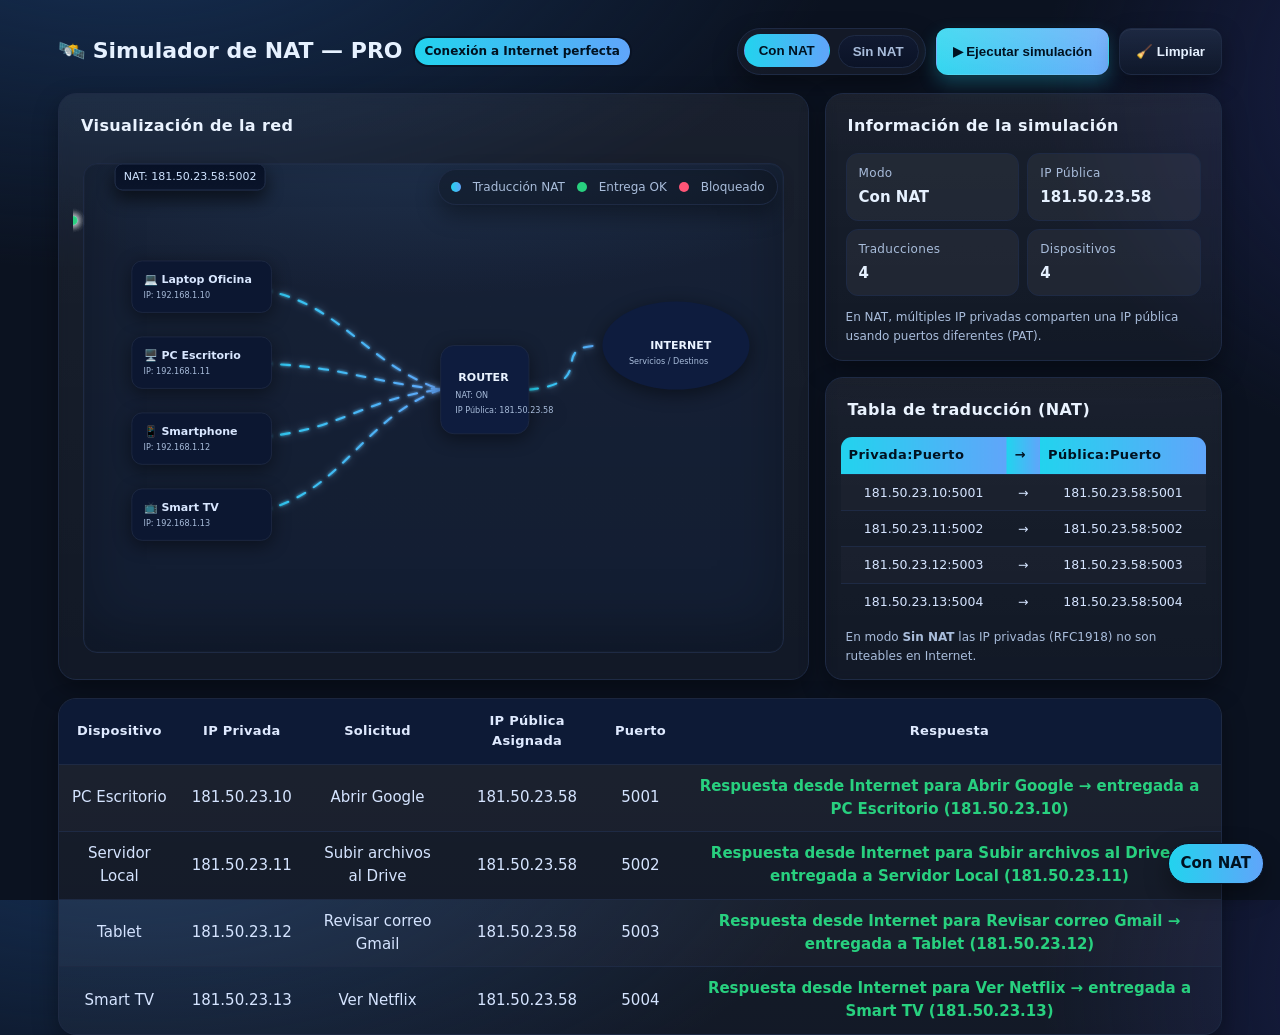
<file: index.html>
<!DOCTYPE html>
<html lang="es">
<head>
  <meta charset="UTF-8" />
  <title>Simulador NAT — PRO </title>
  <meta name="viewport" content="width=device-width, initial-scale=1" />
  <meta name="description" content="Simulador interactivo de NAT (Network Address Translation) con visualización en tiempo real" />
  <meta name="keywords" content="NAT, Network Address Translation, simulador, red, internet, router" />
  <link rel="stylesheet" href="styles.css" />
</head>
<body data-mode="nat">
  <div class="container">
    <header class="toolbar" role="banner">
      <div class="title">
        <span style="font-size: var(--font-size-xxl)">🛰️ Simulador de NAT — PRO</span>
        <span class="pill">Conexión a Internet perfecta</span>
      </div>
      <div class="actions">
        <div class="mode-switch" role="tablist" aria-label="Seleccionar modo de simulación">
          <button id="btnNat" class="mode-btn active" role="tab" aria-selected="true" aria-controls="simulation-content">
            Con NAT
          </button>
          <button id="btnNoNat" class="mode-btn" role="tab" aria-selected="false" aria-controls="simulation-content">
            Sin NAT
          </button>
        </div>
        <button id="btnSim" class="btn primary" aria-describedby="sim-description">
          ▶ Ejecutar simulación
        </button>
        <button id="btnClear" class="btn" aria-describedby="clear-description">
          🧹 Limpiar
        </button>
      </div>
    </header>

    <main class="grid" id="simulation-content">
      <section class="card" aria-labelledby="vizTitle">
        <h3 id="vizTitle">Visualización de la red</h3>
        <div class="viz-wrap" id="viz" role="img" aria-label="Topología de red con dispositivos, router e Internet">
          <div class="viz-bg"></div>
          <div class="viz-grid"></div>
          <div class="legend" role="list" aria-label="Leyenda de estados">
            <div class="dot t" role="listitem"></div>
            <span>Traducción NAT</span>
            <div class="dot ok" role="listitem"></div>
            <span>Entrega OK</span>
            <div class="dot bad" role="listitem"></div>
            <span>Bloqueado</span>
          </div>

          <svg viewBox="0 0 980 510" xmlns="http://www.w3.org/2000/svg" aria-label="Topología de red">
            <defs>
              <linearGradient id="gradAccent" x1="0%" y1="0%" x2="100%" y2="0%">
                <stop offset="0%" stop-color="var(--accent)"/>
                <stop offset="100%" stop-color="var(--accent-2)"/>
              </linearGradient>
              <filter id="glowAccent" x="-50%" y="-50%" width="200%" height="200%">
                <feGaussianBlur stdDeviation="2.2" result="coloredBlur"/>
                <feMerge>
                  <feMergeNode in="coloredBlur"/>
                  <feMergeNode in="SourceGraphic"/>
                </feMerge>
              </filter>
            </defs>

            <g id="paths">
              <path id="p1" class="link" d="M 180 120 C 280 150 420 200 500 210" aria-label="Conexión dispositivo 1 a router"/>
              <path id="p2" class="link" d="M 160 220 C 280 210 420 210  500 210" aria-label="Conexión dispositivo 2 a router"/>
              <path id="p3" class="link" d="M 180 320 C 280 260 420 220  500 210" aria-label="Conexión dispositivo 3 a router"/>
              <path id="p4" class="link" d="M 160 400 C 280 300 420 230  500 210" aria-label="Conexión dispositivo 4 a router"/>
              <path id="pr" class="link" d="M 560 210 C 690 200 740 210  820 210" aria-label="Conexión router a Internet"/>
            </g>

            <g id="dev1" class="node" transform="translate(80,80)" role="group" aria-label="Laptop Oficina">
              <rect rx="14" ry="14" width="190" height="70"/>
              <text class="label" x="16" y="30" data-max="158">💻 Laptop Oficina</text>
              <text class="sub" x="16" y="50" id="dev1Ip">IP: –</text>
            </g>
            <g id="dev2" class="node" transform="translate(80,170)" role="group" aria-label="PC Escritorio">
              <rect rx="14" ry="14" width="190" height="70"/>
              <text class="label" x="16" y="30" data-max="158">🖥️ PC Escritorio</text>
              <text class="sub" x="16" y="50" id="dev2Ip">IP: –</text>
            </g>
            <g id="dev3" class="node" transform="translate(80,260)" role="group" aria-label="Smartphone">
              <rect rx="14" ry="14" width="190" height="70"/>
              <text class="label" x="16" y="30" data-max="158">📱 Smartphone</text>
              <text class="sub" x="16" y="50" id="dev3Ip">IP: –</text>
            </g>
            <g id="dev4" class="node" transform="translate(80,350)" role="group" aria-label="Smart TV">
              <rect rx="14" ry="14" width="190" height="70"/>
              <text class="label" x="16" y="30" data-max="158">📺 Smart TV</text>
              <text class="sub" x="16" y="50" id="dev4Ip">IP: –</text>
            </g>

            <g id="router" class="node router" transform="translate(500,170)" role="group" aria-label="Router con NAT">
              <rect rx="18" ry="18" width="120" height="120"/>
              <text class="label" x="24" y="48">ROUTER</text>
              <text class="sub" x="20" y="72" id="routerNat">NAT: ON</text>
              <text class="sub" x="20" y="92" id="routerPub">IP Pública: –</text>
            </g>

            <g id="internet" class="node internet" transform="translate(820,170)" role="group" aria-label="Internet y servicios">
              <ellipse rx="100" ry="60"/>
              <text class="label" x="-35" y="5">INTERNET</text>
              <text class="sub" x="-64" y="25">Servicios / Destinos</text>
            </g>
          </svg>
        </div>
      </section>

      <aside class="stack">
        <section class="card" aria-labelledby="infoTitle">
          <h3 id="infoTitle">Información de la simulación</h3>
          <div class="kv">
            <div class="item">
              <span class="k">Modo</span>
              <span class="v" id="kvModo">Con NAT</span>
            </div>
            <div class="item">
              <span class="k">IP Pública</span>
              <span class="v" id="kvPub">–</span>
            </div>
            <div class="item">
              <span class="k">Traducciones</span>
              <span class="v" id="kvPairs">0</span>
            </div>
            <div class="item">
              <span class="k">Dispositivos</span>
              <span class="v" id="kvDevs">0</span>
            </div>
          </div>
          <p class="hint" id="kvHint">
            En NAT, múltiples IP privadas comparten una IP pública usando puertos diferentes (PAT).
          </p>
        </section>

        <section class="card" aria-labelledby="natTableTitle">
          <h3 id="natTableTitle">Tabla de traducción (NAT)</h3>
          <table class="mini-table" id="natTable" role="table" aria-label="Tabla de traducciones NAT">
            <thead>
              <tr>
                <th scope="col">Privada:Puerto</th>
                <th scope="col">→</th>
                <th scope="col">Pública:Puerto</th>
              </tr>
            </thead>
            <tbody>
              <tr>
                <td colspan="3" style="color: var(--muted); padding: 12px">
                  Sin datos aún
                </td>
              </tr>
            </tbody>
          </table>
          <p class="hint">
            En modo <b>Sin NAT</b> las IP privadas (RFC1918) no son ruteables en Internet.
          </p>
        </section>
      </aside>
    </main>

    <section class="table-wrap" aria-labelledby="tblTitle">
      <h3 id="tblTitle" class="sr-only">Resultados de la simulación</h3>
      <table id="tabla" role="table" aria-label="Resultados detallados de la simulación">
        <thead>
          <tr>
            <th scope="col">Dispositivo</th>
            <th scope="col">IP Privada</th>
            <th scope="col">Solicitud</th>
            <th scope="col">IP Pública Asignada</th>
            <th scope="col">Puerto</th>
            <th scope="col">Respuesta</th>
          </tr>
        </thead>
        <tbody></tbody>
      </table>
    </section>

    <div class="mode-badge" id="modeBadge" role="status" aria-live="polite">Con NAT</div>
  </div>

  <div class="sr-only">
    <div id="sim-description">Ejecuta una nueva simulación con los dispositivos seleccionados</div>
    <div id="clear-description">Limpia todos los resultados y reinicia la simulación</div>
  </div>

  <script type="module" src="main.js"></script>
</body>
</html>
</file>
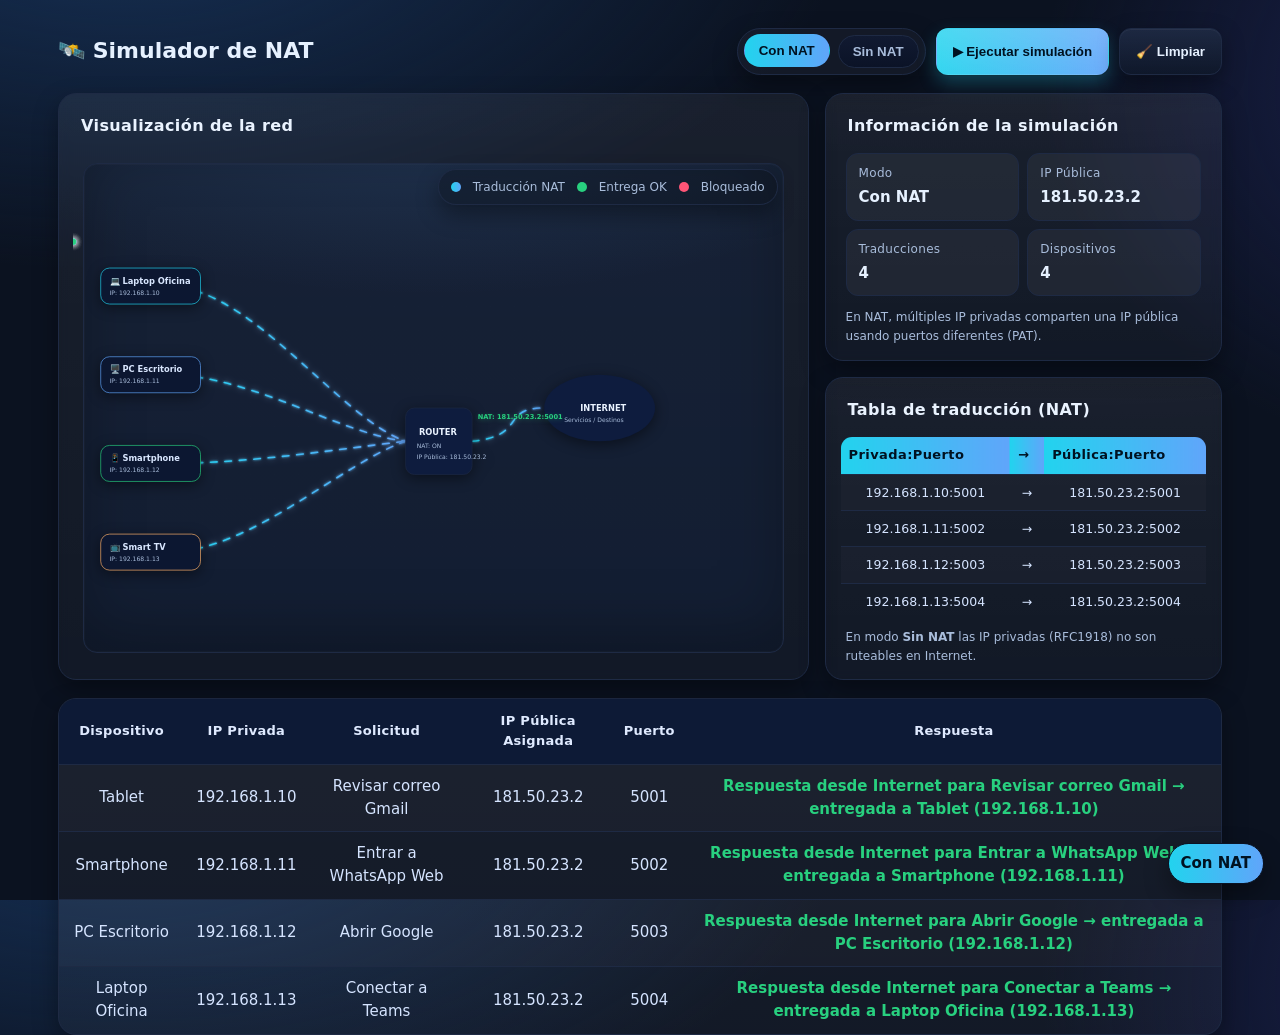
<file: NAT/index.html>
<!DOCTYPE html>
<html lang="es">
<head>
  <meta charset="UTF-8" />
  <title>Simulador NAT</title>
  <meta name="viewport" content="width=device-width, initial-scale=1" />
  <link rel="stylesheet" href="styles.css" />
</head>
<body data-mode="nat">
  <div class="container">
    <header class="toolbar" role="banner">
      <div class="title">
        <span style="font-size: var(--font-size-xxl)">🛰️ Simulador de NAT</span>
      </div>
      <div class="actions">
        <div class="mode-switch">
          <button id="btnNat" class="mode-btn active">
            Con NAT
          </button>
          <button id="btnNoNat" class="mode-btn">
            Sin NAT
          </button>
        </div>
        <button id="btnSim" class="btn primary">
          ▶ Ejecutar simulación
        </button>
        <button id="btnClear" class="btn">
          🧹 Limpiar
        </button>
      </div>
    </header>

    <main class="grid" id="simulation-content">
      <section class="card" aria-labelledby="vizTitle">
        <h3 id="vizTitle">Visualización de la red</h3>
        <div class="viz-wrap" id="viz" role="img" aria-label="Topología de red con dispositivos, router e Internet">
          <div class="viz-bg"></div>
          <div class="viz-grid"></div>
          <div class="legend" role="list" aria-label="Leyenda de estados">
            <div class="dot t" role="listitem"></div>
            <span>Traducción NAT</span>
            <div class="dot ok" role="listitem"></div>
            <span>Entrega OK</span>
            <div class="dot bad" role="listitem"></div>
            <span>Bloqueado</span>
          </div>

          <svg viewBox="0 0 1300 600" xmlns="http://www.w3.org/2000/svg" aria-label="Topología de red">
            <defs>
              <linearGradient id="gradAccent" x1="0%" y1="0%" x2="100%" y2="0%">
                <stop offset="0%" stop-color="var(--accent)"/>
                <stop offset="100%" stop-color="var(--accent-2)"/>
              </linearGradient>
              <filter id="glowAccent" x="-50%" y="-50%" width="200%" height="200%">
                <feGaussianBlur stdDeviation="2.2" result="coloredBlur"/>
                <feMerge>
                  <feMergeNode in="coloredBlur"/>
                  <feMergeNode in="SourceGraphic"/>
                </feMerge>
              </filter>
            </defs>

            <g id="paths">
              <!-- Rutas desde dispositivos al router -->
              <path id="p1" class="link" d="M 230 112 C 350 150 450 200 600 300" aria-label="Conexión dispositivo 1 a router"/>
              <path id="p2" class="link" d="M 230 192 C 350 220 450 250 600 300" aria-label="Conexión dispositivo 2 a router"/>
              <path id="p3" class="link" d="M 230 272 C 350 280 450 280 600 300" aria-label="Conexión dispositivo 3 a router"/>
              <path id="p4" class="link" d="M 230 352 C 350 340 450 320 600 300" aria-label="Conexión dispositivo 4 a router"/>
              <path id="p5" class="link" d="M 230 432 C 350 380 450 340 600 300" aria-label="Conexión dispositivo 5 a router"/>
              <path id="p6" class="link" d="M 230 512 C 350 420 450 360 600 300" aria-label="Conexión dispositivo 6 a router"/>
              <path id="p7" class="link" d="M 230 592 C 350 460 450 380 600 300" aria-label="Conexión dispositivo 7 a router"/>
              <!-- Ruta del router a Internet -->
              <path id="pr" class="link" d="M 720 300 C 800 300 850 300 950 300" aria-label="Conexión router a Internet"/>
            </g>

            <!-- Columna Izquierda - Dispositivos 1-4 -->
            <g id="dev1" class="node" transform="translate(50,80)" role="group" aria-label="Laptop Oficina">
              <rect rx="14" ry="14" width="180" height="65"/>
              <text class="label" x="16" y="28" data-max="148">💻 Laptop Oficina</text>
              <text class="sub" x="16" y="48" id="dev1Ip">IP: –</text>
            </g>
            <g id="dev2" class="node" transform="translate(50,160)" role="group" aria-label="PC Escritorio">
              <rect rx="14" ry="14" width="180" height="65"/>
              <text class="label" x="16" y="28" data-max="148">🖥️ PC Escritorio</text>
              <text class="sub" x="16" y="48" id="dev2Ip">IP: –</text>
            </g>
            <g id="dev3" class="node" transform="translate(50,240)" role="group" aria-label="Smartphone">
              <rect rx="14" ry="14" width="180" height="65"/>
              <text class="label" x="16" y="28" data-max="148">📱 Smartphone</text>
              <text class="sub" x="16" y="48" id="dev3Ip">IP: –</text>
            </g>
            <g id="dev4" class="node" transform="translate(50,320)" role="group" aria-label="Smart TV">
              <rect rx="14" ry="14" width="180" height="65"/>
              <text class="label" x="16" y="28" data-max="148">📺 Smart TV</text>
              <text class="sub" x="16" y="48" id="dev4Ip">IP: –</text>
            </g>
            <!-- Columna Derecha - Dispositivos 5-7 -->
            <g id="dev5" class="node" transform="translate(50,400)" role="group" aria-label="Impresora WiFi">
              <rect rx="14" ry="14" width="180" height="65"/>
              <text class="label" x="16" y="28" data-max="148">🖨️ Impresora WiFi</text>
              <text class="sub" x="16" y="48" id="dev5Ip">IP: –</text>
            </g>
            <g id="dev6" class="node" transform="translate(50,480)" role="group" aria-label="Tablet">
              <rect rx="14" ry="14" width="180" height="65"/>
              <text class="label" x="16" y="28" data-max="148">📱 Tablet</text>
              <text class="sub" x="16" y="48" id="dev6Ip">IP: –</text>
            </g>
            <g id="dev7" class="node" transform="translate(50,560)" role="group" aria-label="Servidor Local">
              <rect rx="14" ry="14" width="180" height="65"/>
              <text class="label" x="16" y="28" data-max="148">🖥️ Servidor Local</text>
              <text class="sub" x="16" y="48" id="dev7Ip">IP: –</text>
            </g>

            <g id="router" class="node router" transform="translate(600,300)" role="group" aria-label="Router con NAT">
              <rect rx="18" ry="18" width="120" height="120"/>
              <text class="label" x="24" y="48">ROUTER</text>
              <text class="sub" x="20" y="72" id="routerNat">NAT: ON</text>
              <text class="sub" x="20" y="92" id="routerPub">IP Pública: –</text>
            </g>

            <g id="internet" class="node internet" transform="translate(950,300)" role="group" aria-label="Internet y servicios">
              <ellipse rx="100" ry="60"/>
              <text class="label" x="-35" y="5">INTERNET</text>
              <text class="sub" x="-64" y="25">Servicios / Destinos</text>
            </g>
          </svg>
        </div>
      </section>

      <aside class="stack">
        <section class="card" aria-labelledby="infoTitle">
          <h3 id="infoTitle">Información de la simulación</h3>
          <div class="kv">
            <div class="item">
              <span class="k">Modo</span>
              <span class="v" id="kvModo">Con NAT</span>
            </div>
            <div class="item">
              <span class="k">IP Pública</span>
              <span class="v" id="kvPub">–</span>
            </div>
            <div class="item">
              <span class="k">Traducciones</span>
              <span class="v" id="kvPairs">0</span>
            </div>
            <div class="item">
              <span class="k">Dispositivos</span>
              <span class="v" id="kvDevs">0</span>
            </div>
          </div>
          <p class="hint" id="kvHint">
            En NAT, múltiples IP privadas comparten una IP pública usando puertos diferentes (PAT).
          </p>
        </section>

        <section class="card" aria-labelledby="natTableTitle">
          <h3 id="natTableTitle">Tabla de traducción (NAT)</h3>
          <table class="mini-table" id="natTable" role="table" aria-label="Tabla de traducciones NAT">
            <thead>
              <tr>
                <th scope="col">Privada:Puerto</th>
                <th scope="col">→</th>
                <th scope="col">Pública:Puerto</th>
              </tr>
            </thead>
            <tbody>
              <tr>
                <td colspan="3" style="color: var(--muted); padding: 12px">
                  Sin datos aún
                </td>
              </tr>
            </tbody>
          </table>
          <p class="hint">
            En modo <b>Sin NAT</b> las IP privadas (RFC1918) no son ruteables en Internet.
          </p>
        </section>
      </aside>
    </main>

    <section class="table-wrap" aria-labelledby="tblTitle">
      <h3 id="tblTitle" class="sr-only">Resultados de la simulación</h3>
      <table id="tabla" role="table" aria-label="Resultados detallados de la simulación">
        <thead>
          <tr>
            <th scope="col">Dispositivo</th>
            <th scope="col">IP Privada</th>
            <th scope="col">Solicitud</th>
            <th scope="col">IP Pública Asignada</th>
            <th scope="col">Puerto</th>
            <th scope="col">Respuesta</th>
          </tr>
        </thead>
        <tbody></tbody>
      </table>
    </section>

    <div class="mode-badge" id="modeBadge" role="status" aria-live="polite">Con NAT</div>
  </div>


  <script type="module" src="main.js"></script>
</body>
</html>
</file>
<file: styles.css>
:root {
  --bg: #0b1220;
  --bg2: #0f1a2f;
  --border: #1e2a44;
  --text: #e6f1ff;
  --muted: #a9bddb;
  --accent: #22d3ee;
  --accent-2: #60a5fa;
  --ok: #28d07f;
  --bad: #ff5577;
  --warn: #ffb36b;
  
  --radius: 18px;
  --shadow: 0 10px 25px rgba(0,0,0,.35);
  --grid: linear-gradient(transparent 23px, rgba(255,255,255,.03) 24px),
          linear-gradient(90deg, transparent 23px, rgba(255,255,255,.03) 24px);
  
  --spacing-xs: 4px;
  --spacing-sm: 8px;
  --spacing-md: 12px;
  --spacing-lg: 16px;
  --spacing-xl: 18px;
  --spacing-xxl: 28px;
  
  --font-size-xs: 11px;
  --font-size-sm: 12px;
  --font-size-md: 13px;
  --font-size-base: 15px;
  --font-size-lg: 16px;
  --font-size-xl: 20px;
  --font-size-xxl: 22px;
  
  --transition-fast: 0.12s;
  --transition-normal: 0.2s;
  --transition-slow: 0.35s;
}

body[data-mode="no-nat"] {
  --accent: #ff5577;
  --accent-2: #ffb36b;
}

* {
  box-sizing: border-box;
}

html, body {
  height: 100%;
}

body {
  margin: 0;
  color: var(--text);
  background:
    radial-gradient(1200px 600px at 10% -10%, #163055 0%, transparent 60%),
    radial-gradient(900px 700px at 120% 10%, #1b2150 0%, transparent 55%),
    var(--bg);
  font: var(--font-size-base)/1.55 system-ui, -apple-system, Segoe UI, Roboto, "Helvetica Neue", Arial;
  -webkit-font-smoothing: antialiased;
  -moz-osx-font-smoothing: grayscale;
}

.container {
  max-width: 1200px;
  margin: var(--spacing-xxl) auto;
  padding: 0 var(--spacing-xl);
}

.grid {
  display: grid;
  grid-template-columns: 1.7fr 0.9fr;
  gap: var(--spacing-lg);
}

@media (max-width: 980px) {
  .grid {
    grid-template-columns: 1fr;
  }
}

::-webkit-scrollbar {
  height: 10px;
  width: 10px;
}

::-webkit-scrollbar-thumb {
  background: linear-gradient(180deg, var(--accent), var(--accent-2));
  border-radius: 999px;
}

::-webkit-scrollbar-track {
  background: #0c1326;
}

.toolbar {
  display: flex;
  gap: var(--spacing-md);
  align-items: center;
  justify-content: space-between;
  margin-bottom: var(--spacing-xl);
}

.title {
  display: flex;
  align-items: center;
  gap: var(--spacing-md);
  font-size: var(--font-size-xl);
  font-weight: 800;
}

.pill {
  font-size: var(--font-size-sm);
  padding: var(--spacing-xs) 10px;
  border-radius: 999px;
  background: linear-gradient(90deg, var(--accent), var(--accent-2));
  color: #001221;
  font-weight: 900;
  box-shadow: 0 0 0 2px #0a1324;
}

.actions {
  display: flex;
  gap: 10px;
}

.mode-switch {
  display: flex;
  gap: var(--spacing-sm);
  background: rgba(255,255,255,.03);
  padding: 6px;
  border: 1px solid var(--border);
  border-radius: 999px;
  box-shadow: var(--shadow);
}

.mode-btn {
  border: 1px solid var(--border);
  background: linear-gradient(180deg, #111a31, #0b1327);
  color: var(--muted);
  padding: var(--spacing-sm) 14px;
  border-radius: 999px;
  cursor: pointer;
  transition: var(--transition-normal);
  font-weight: 800;
}

.mode-btn:hover {
  filter: brightness(1.08);
}

.mode-btn:focus-visible {
  outline: 2px solid var(--accent);
  outline-offset: 2px;
}

.mode-btn.active {
  color: #001221;
  background: linear-gradient(90deg, var(--accent), var(--accent-2));
  border-color: transparent;
  transform: translateY(-1px);
}

.btn {
  --glow: inset 0 1px 0 rgba(255,255,255,.05), 0 8px 22px rgba(0,0,0,.35);
  border: 1px solid var(--border);
  color: var(--text);
  background:
    linear-gradient(180deg, rgba(255,255,255,.06), rgba(255,255,255,.02)),
    linear-gradient(180deg, #0f1b36, #0a1326);
  padding: 10px var(--spacing-lg);
  border-radius: var(--spacing-md);
  cursor: pointer;
  font-weight: 800;
  box-shadow: var(--glow);
  transition: transform var(--transition-fast), box-shadow var(--transition-normal), filter var(--transition-normal);
}

.btn:hover {
  transform: translateY(-1px);
  filter: brightness(1.06);
}

.btn:active {
  transform: translateY(0);
}

.btn:focus-visible {
  outline: 2px solid var(--accent);
  outline-offset: 2px;
}

.btn.primary {
  background:
    linear-gradient(180deg, rgba(255,255,255,.18), rgba(255,255,255,.08)),
    linear-gradient(90deg, var(--accent), var(--accent-2));
  color: #001221;
  border-color: transparent;
  box-shadow: 0 8px 18px rgba(34,211,238,.25), 0 0 0 1px rgba(0,0,0,.3);
}

.card {
  position: relative;
  overflow: hidden;
  background:
    linear-gradient(180deg, rgba(255,255,255,.06), rgba(255,255,255,.03));
  border: 1px solid var(--border);
  border-radius: var(--radius);
  padding: 14px;
  backdrop-filter: blur(6px);
  box-shadow: var(--shadow);
}

.card::after {
  content: "";
  position: absolute;
  inset: 0;
  background: radial-gradient(1200px 260px at 50% -35%, rgba(255,255,255,.045), transparent 60%);
  pointer-events: none;
}

.card h3 {
  margin: 6px var(--spacing-sm) 14px;
  font-size: var(--font-size-lg);
  letter-spacing: .4px;
  color: #eaf3ff;
}

.stack {
  display: flex;
  flex-direction: column;
  gap: var(--spacing-lg);
}

.viz-wrap {
  position: relative;
  height: 510px;
  border-radius: 14px;
  overflow: hidden;
}

.viz-bg {
  position: absolute;
  inset: 10px;
  border-radius: 14px;
  border: 1px solid var(--border);
  background:
    radial-gradient(800px 300px at 50% -10%, rgba(96,165,250,.14), transparent 60%),
    linear-gradient(180deg, rgba(255,255,255,.03), rgba(255,255,255,.015)),
    var(--bg2);
  box-shadow: inset 0 0 0 1px rgba(255,255,255,.02), inset 0 -20px 60px rgba(0,0,0,.25);
}

.viz-grid {
  position: absolute;
  inset: 10px;
  background-size: 24px 24px;
  background-image: var(--grid);
  opacity: .25;
  border-radius: 14px;
  animation: panGrid 14s linear infinite;
}

@keyframes panGrid {
  0% { background-position: 0 0, 0 0; }
  100% { background-position: 240px 240px, 240px 240px; }
}

.legend {
  position: absolute;
  top: var(--spacing-lg);
  right: var(--spacing-lg);
  display: flex;
  gap: var(--spacing-md);
  align-items: center;
  background: rgba(0,0,0,.25);
  border: 1px solid var(--border);
  border-radius: 999px;
  padding: var(--spacing-sm) var(--spacing-md);
  font-size: var(--font-size-sm);
  color: var(--muted);
  z-index: 3;
  box-shadow: 0 10px 22px rgba(0,0,0,.35);
}

.legend .dot {
  width: 10px;
  height: 10px;
  border-radius: 50%;
}

.legend .t {
  background: linear-gradient(90deg, var(--accent), var(--accent-2));
}

.legend .ok {
  background: var(--ok);
}

.legend .bad {
  background: var(--bad);
}

svg {
  position: relative;
  width: 100%;
  height: 100%;
  display: block;
}

.node {
  filter: drop-shadow(0 6px 12px rgba(0,0,0,.45));
  transition: transform .15s;
}

.node:hover {
  transform: translateY(-1px);
}

.node rect, .node ellipse {
  fill: #0c1731;
  stroke: var(--border);
  stroke-width: 1.2;
}

.node .label {
  fill: #d9e7ff;
  font-weight: 800;
  pointer-events: none;
}

.node .sub {
  fill: var(--muted);
  font-size: var(--font-size-xs);
  pointer-events: none;
}

.router rect, .internet ellipse {
  fill: #0e1c3e;
}

.router .label, .internet .label {
  fill: #eaf3ff;
  font-weight: 900;
}

.internet ellipse {
  stroke: linear-gradient(90deg, var(--accent), var(--accent-2));
  stroke-width: 1.2;
}

.pulse {
  animation: pulseShadow 1.05s ease-out 1;
}

@keyframes pulseShadow {
  0% { filter: drop-shadow(0 0 0 rgba(34,211,238,0)); }
  50% { filter: drop-shadow(0 0 18px rgba(34,211,238,.8)); }
  100% { filter: drop-shadow(0 0 0 rgba(34,211,238,0)); }
}

.link {
  fill: none;
  stroke: #233258;
  stroke-width: 2.8;
  stroke-linecap: round;
  stroke-linejoin: round;
  transition: stroke var(--transition-normal);
}

.link.active {
  stroke: url(#gradAccent);
  stroke-dasharray: 12 14;
  animation: dash .9s linear infinite;
  filter: url(#glowAccent) drop-shadow(0 0 6px rgba(90,160,255,.35));
}

@keyframes dash {
  to { stroke-dashoffset: -26; }
}

.port-badge {
  position: absolute;
  transform: translate(-50%, -50%);
  background: linear-gradient(180deg, #071126, #0a142a);
  border: 1px solid var(--border);
  color: #cfe3ff;
  font-size: var(--font-size-xs);
  padding: var(--spacing-xs) var(--spacing-sm);
  border-radius: var(--spacing-sm);
  pointer-events: none;
  animation: portPop .9s ease-out 1;
  box-shadow: 0 8px 18px rgba(0,0,0,.35);
}

@keyframes portPop {
  0% { opacity: 0; transform: translate(-50%, -50%) scale(.88); }
  40% { opacity: 1; }
  100% { opacity: 1; transform: translate(-50%, -50%) scale(1); }
}

.kv {
  display: grid;
  grid-template-columns: 1fr 1fr;
  gap: var(--spacing-sm);
  margin: 2px 6px var(--spacing-md);
}

.kv .item {
  background: rgba(255,255,255,.05);
  border: 1px solid var(--border);
  border-radius: var(--spacing-md);
  padding: 10px var(--spacing-md);
  display: flex;
  flex-direction: column;
  gap: var(--spacing-xs);
  transition: background var(--transition-normal), transform var(--transition-normal), box-shadow var(--transition-normal);
}

.kv .item:hover {
  background: rgba(255,255,255,.07);
  transform: translateY(-1px);
  box-shadow: 0 12px 22px rgba(0,0,0,.25);
}

.kv .k {
  font-size: var(--font-size-sm);
  color: var(--muted);
  letter-spacing: .3px;
}

.kv .v {
  font-weight: 900;
}

.mini-table {
  width: 100%;
  border-collapse: collapse;
  font-size: 12.5px;
  margin-top: 6px;
  border-radius: var(--spacing-md);
  overflow: hidden;
  border: 1px solid var(--border);
}

.mini-table thead th {
  background: linear-gradient(90deg, var(--accent), var(--accent-2));
  color: #001221;
  padding: var(--spacing-sm);
  text-align: left;
  font-weight: 900;
  letter-spacing: .4px;
}

.mini-table td {
  padding: var(--spacing-sm);
  border-top: 1px solid var(--border);
}

.hint {
  color: var(--muted);
  font-size: var(--font-size-sm);
  margin: var(--spacing-sm) 6px 0;
}

.table-wrap {
  margin-top: var(--spacing-xl);
  background: linear-gradient(180deg, rgba(255,255,255,.05), rgba(255,255,255,.03));
  border: 1px solid var(--border);
  border-radius: var(--radius);
  overflow: hidden;
  box-shadow: var(--shadow);
}

table {
  width: 100%;
  border-collapse: collapse;
}

thead th {
  position: sticky;
  top: 0;
  background: #0d1a36;
  color: #dfeaff;
  text-align: center;
  padding: var(--spacing-md);
  font-size: var(--font-size-md);
  letter-spacing: .3px;
  border-bottom: 1px solid var(--border);
  z-index: 1;
}

tbody td {
  padding: 10px var(--spacing-md);
  text-align: center;
  border-top: 1px solid var(--border);
  color: #d5e4ff;
}

tbody tr {
  transition: background var(--transition-normal);
}

tbody tr:nth-child(odd) {
  background: rgba(255,255,255,.02);
}

tbody tr:hover {
  background: rgba(255,255,255,.045);
}

.status-ok {
  color: var(--ok);
  font-weight: 800;
}

.status-bad {
  color: var(--bad);
  font-weight: 800;
}

.mode-badge {
  position: fixed;
  bottom: var(--spacing-lg);
  right: var(--spacing-lg);
  z-index: 9;
  background: linear-gradient(90deg, var(--accent), var(--accent-2));
  color: #001221;
  border-radius: 999px;
  padding: var(--spacing-sm) var(--spacing-md);
  font-weight: 900;
  border: 1px solid #0a1324;
  box-shadow: var(--shadow);
}

@media (prefers-reduced-motion: reduce) {
  .viz-grid {
    animation: none;
  }
  
  .link.active {
    animation: none;
  }
  
  .pulse {
    animation: none;
  }
}

.hidden {
  display: none !important;
}

.sr-only {
  position: absolute;
  width: 1px;
  height: 1px;
  padding: 0;
  margin: -1px;
  overflow: hidden;
  clip: rect(0, 0, 0, 0);
  white-space: nowrap;
  border: 0;
}
</file>
<file: NAT/styles.css>
:root {
  --bg: #0b1220;
  --bg2: #0f1a2f;
  --border: #1e2a44;
  --text: #e6f1ff;
  --muted: #a9bddb;
  --accent: #22d3ee;
  --accent-2: #60a5fa;
  --ok: #28d07f;
  --bad: #ff5577;
  --warn: #ffb36b;
  
  --radius: 18px;
  --shadow: 0 10px 25px rgba(0,0,0,.35);
  --grid: linear-gradient(transparent 23px, rgba(255,255,255,.03) 24px),
          linear-gradient(90deg, transparent 23px, rgba(255,255,255,.03) 24px);
  
  --spacing-xs: 4px;
  --spacing-sm: 8px;
  --spacing-md: 12px;
  --spacing-lg: 16px;
  --spacing-xl: 18px;
  --spacing-xxl: 28px;
  
  --font-size-xs: 11px;
  --font-size-sm: 12px;
  --font-size-md: 13px;
  --font-size-base: 15px;
  --font-size-lg: 16px;
  --font-size-xl: 20px;
  --font-size-xxl: 22px;
  
  --transition-fast: 0.12s;
  --transition-normal: 0.2s;
  --transition-slow: 0.35s;
}

body[data-mode="no-nat"] {
  --accent: #ff5577;
  --accent-2: #ffb36b;
}

* {
  box-sizing: border-box;
}

html, body {
  height: 100%;
}

body {
  margin: 0;
  color: var(--text);
  background:
    radial-gradient(1200px 600px at 10% -10%, #163055 0%, transparent 60%),
    radial-gradient(900px 700px at 120% 10%, #1b2150 0%, transparent 55%),
    var(--bg);
  font: var(--font-size-base)/1.55 system-ui, -apple-system, Segoe UI, Roboto, "Helvetica Neue", Arial;
  -webkit-font-smoothing: antialiased;
  -moz-osx-font-smoothing: grayscale;
}

.container {
  max-width: 1200px;
  margin: var(--spacing-xxl) auto;
  padding: 0 var(--spacing-xl);
}

.grid {
  display: grid;
  grid-template-columns: 1.7fr 0.9fr;
  gap: var(--spacing-lg);
}

@media (max-width: 980px) {
  .grid {
    grid-template-columns: 1fr;
  }
}

::-webkit-scrollbar {
  height: 10px;
  width: 10px;
}

::-webkit-scrollbar-thumb {
  background: linear-gradient(180deg, var(--accent), var(--accent-2));
  border-radius: 999px;
}

::-webkit-scrollbar-track {
  background: #0c1326;
}

.toolbar {
  display: flex;
  gap: var(--spacing-md);
  align-items: center;
  justify-content: space-between;
  margin-bottom: var(--spacing-xl);
}

.title {
  display: flex;
  align-items: center;
  gap: var(--spacing-md);
  font-size: var(--font-size-xl);
  font-weight: 800;
}

.pill {
  font-size: var(--font-size-sm);
  padding: var(--spacing-xs) 10px;
  border-radius: 999px;
  background: linear-gradient(90deg, var(--accent), var(--accent-2));
  color: #001221;
  font-weight: 900;
  box-shadow: 0 0 0 2px #0a1324;
}

.actions {
  display: flex;
  gap: 10px;
}

.mode-switch {
  display: flex;
  gap: var(--spacing-sm);
  background: rgba(255,255,255,.03);
  padding: 6px;
  border: 1px solid var(--border);
  border-radius: 999px;
  box-shadow: var(--shadow);
}

.mode-btn {
  border: 1px solid var(--border);
  background: linear-gradient(180deg, #111a31, #0b1327);
  color: var(--muted);
  padding: var(--spacing-sm) 14px;
  border-radius: 999px;
  cursor: pointer;
  transition: var(--transition-normal);
  font-weight: 800;
}

.mode-btn:hover {
  filter: brightness(1.08);
}

.mode-btn:focus-visible {
  outline: 2px solid var(--accent);
  outline-offset: 2px;
}

.mode-btn.active {
  color: #001221;
  background: linear-gradient(90deg, var(--accent), var(--accent-2));
  border-color: transparent;
  transform: translateY(-1px);
}

.btn {
  --glow: inset 0 1px 0 rgba(255,255,255,.05), 0 8px 22px rgba(0,0,0,.35);
  border: 1px solid var(--border);
  color: var(--text);
  background:
    linear-gradient(180deg, rgba(255,255,255,.06), rgba(255,255,255,.02)),
    linear-gradient(180deg, #0f1b36, #0a1326);
  padding: 10px var(--spacing-lg);
  border-radius: var(--spacing-md);
  cursor: pointer;
  font-weight: 800;
  box-shadow: var(--glow);
  transition: transform var(--transition-fast), box-shadow var(--transition-normal), filter var(--transition-normal);
}

.btn:hover {
  transform: translateY(-1px);
  filter: brightness(1.06);
}

.btn:active {
  transform: translateY(0);
}

.btn:focus-visible {
  outline: 2px solid var(--accent);
  outline-offset: 2px;
}

.btn.primary {
  background:
    linear-gradient(180deg, rgba(255,255,255,.18), rgba(255,255,255,.08)),
    linear-gradient(90deg, var(--accent), var(--accent-2));
  color: #001221;
  border-color: transparent;
  box-shadow: 0 8px 18px rgba(34,211,238,.25), 0 0 0 1px rgba(0,0,0,.3);
}

.card {
  position: relative;
  overflow: hidden;
  background:
    linear-gradient(180deg, rgba(255,255,255,.06), rgba(255,255,255,.03));
  border: 1px solid var(--border);
  border-radius: var(--radius);
  padding: 14px;
  backdrop-filter: blur(6px);
  box-shadow: var(--shadow);
}

.card::after {
  content: "";
  position: absolute;
  inset: 0;
  background: radial-gradient(1200px 260px at 50% -35%, rgba(255,255,255,.045), transparent 60%);
  pointer-events: none;
}

.card h3 {
  margin: 6px var(--spacing-sm) 14px;
  font-size: var(--font-size-lg);
  letter-spacing: .4px;
  color: #eaf3ff;
}

.stack {
  display: flex;
  flex-direction: column;
  gap: var(--spacing-lg);
}

.viz-wrap {
  position: relative;
  height: 510px;
  border-radius: 14px;
  overflow: hidden;
}

.viz-bg {
  position: absolute;
  inset: 10px;
  border-radius: 14px;
  border: 1px solid var(--border);
  background:
    radial-gradient(800px 300px at 50% -10%, rgba(96,165,250,.14), transparent 60%),
    linear-gradient(180deg, rgba(255,255,255,.03), rgba(255,255,255,.015)),
    var(--bg2);
  box-shadow: inset 0 0 0 1px rgba(255,255,255,.02), inset 0 -20px 60px rgba(0,0,0,.25);
}

.viz-grid {
  position: absolute;
  inset: 10px;
  background-size: 24px 24px;
  background-image: var(--grid);
  opacity: .25;
  border-radius: 14px;
  animation: panGrid 14s linear infinite;
}

@keyframes panGrid {
  0% { background-position: 0 0, 0 0; }
  100% { background-position: 240px 240px, 240px 240px; }
}

.legend {
  position: absolute;
  top: var(--spacing-lg);
  right: var(--spacing-lg);
  display: flex;
  gap: var(--spacing-md);
  align-items: center;
  background: rgba(0,0,0,.25);
  border: 1px solid var(--border);
  border-radius: 999px;
  padding: var(--spacing-sm) var(--spacing-md);
  font-size: var(--font-size-sm);
  color: var(--muted);
  z-index: 3;
  box-shadow: 0 10px 22px rgba(0,0,0,.35);
}

.legend .dot {
  width: 10px;
  height: 10px;
  border-radius: 50%;
}

.legend .t {
  background: linear-gradient(90deg, var(--accent), var(--accent-2));
}

.legend .ok {
  background: var(--ok);
}

.legend .bad {
  background: var(--bad);
}

svg {
  position: relative;
  width: 100%;
  height: 100%;
  display: block;
}

.node {
  filter: drop-shadow(0 6px 12px rgba(0,0,0,.45));
  transition: transform .15s;
}

.node:hover {
  transform: translateY(-1px);
}

.node rect, .node ellipse {
  fill: #0c1731;
  stroke: var(--border);
  stroke-width: 1.2;
}

.node .label {
  fill: #d9e7ff;
  font-weight: 800;
  pointer-events: none;
}

.node .sub {
  fill: var(--muted);
  font-size: var(--font-size-xs);
  pointer-events: none;
}

.router rect, .internet ellipse {
  fill: #0e1c3e;
}

.router .label, .internet .label {
  fill: #eaf3ff;
  font-weight: 900;
}

.internet ellipse {
  stroke: linear-gradient(90deg, var(--accent), var(--accent-2));
  stroke-width: 1.2;
}

.pulse {
  animation: pulseShadow 1.05s ease-out 1;
}

@keyframes pulseShadow {
  0% { filter: drop-shadow(0 0 0 rgba(34,211,238,0)); }
  50% { filter: drop-shadow(0 0 18px rgba(34,211,238,.8)); }
  100% { filter: drop-shadow(0 0 0 rgba(34,211,238,0)); }
}

.link {
  fill: none;
  stroke: #233258;
  stroke-width: 2.8;
  stroke-linecap: round;
  stroke-linejoin: round;
  transition: stroke var(--transition-normal);
}

.link.active {
  stroke: url(#gradAccent);
  stroke-dasharray: 12 14;
  animation: dash .9s linear infinite;
  filter: url(#glowAccent) drop-shadow(0 0 6px rgba(90,160,255,.35));
}

@keyframes dash {
  to { stroke-dashoffset: -26; }
}

.port-badge {
  position: absolute;
  transform: translate(-50%, -50%);
  background: linear-gradient(180deg, #071126, #0a142a);
  border: 1px solid var(--border);
  color: #cfe3ff;
  font-size: var(--font-size-xs);
  padding: var(--spacing-xs) var(--spacing-sm);
  border-radius: var(--spacing-sm);
  pointer-events: none;
  animation: portPop .9s ease-out 1;
  box-shadow: 0 8px 18px rgba(0,0,0,.35);
}

@keyframes portPop {
  0% { opacity: 0; transform: translate(-50%, -50%) scale(.88); }
  40% { opacity: 1; }
  100% { opacity: 1; transform: translate(-50%, -50%) scale(1); }
}

.kv {
  display: grid;
  grid-template-columns: 1fr 1fr;
  gap: var(--spacing-sm);
  margin: 2px 6px var(--spacing-md);
}

.kv .item {
  background: rgba(255,255,255,.05);
  border: 1px solid var(--border);
  border-radius: var(--spacing-md);
  padding: 10px var(--spacing-md);
  display: flex;
  flex-direction: column;
  gap: var(--spacing-xs);
  transition: background var(--transition-normal), transform var(--transition-normal), box-shadow var(--transition-normal);
}

.kv .item:hover {
  background: rgba(255,255,255,.07);
  transform: translateY(-1px);
  box-shadow: 0 12px 22px rgba(0,0,0,.25);
}

.kv .k {
  font-size: var(--font-size-sm);
  color: var(--muted);
  letter-spacing: .3px;
}

.kv .v {
  font-weight: 900;
}

.mini-table {
  width: 100%;
  border-collapse: collapse;
  font-size: 12.5px;
  margin-top: 6px;
  border-radius: var(--spacing-md);
  overflow: hidden;
  border: 1px solid var(--border);
}

.mini-table thead th {
  background: linear-gradient(90deg, var(--accent), var(--accent-2));
  color: #001221;
  padding: var(--spacing-sm);
  text-align: left;
  font-weight: 900;
  letter-spacing: .4px;
}

.mini-table td {
  padding: var(--spacing-sm);
  border-top: 1px solid var(--border);
}

.hint {
  color: var(--muted);
  font-size: var(--font-size-sm);
  margin: var(--spacing-sm) 6px 0;
}

.table-wrap {
  margin-top: var(--spacing-xl);
  background: linear-gradient(180deg, rgba(255,255,255,.05), rgba(255,255,255,.03));
  border: 1px solid var(--border);
  border-radius: var(--radius);
  overflow: hidden;
  box-shadow: var(--shadow);
}

table {
  width: 100%;
  border-collapse: collapse;
}

thead th {
  position: sticky;
  top: 0;
  background: #0d1a36;
  color: #dfeaff;
  text-align: center;
  padding: var(--spacing-md);
  font-size: var(--font-size-md);
  letter-spacing: .3px;
  border-bottom: 1px solid var(--border);
  z-index: 1;
}

tbody td {
  padding: 10px var(--spacing-md);
  text-align: center;
  border-top: 1px solid var(--border);
  color: #d5e4ff;
}

tbody tr {
  transition: background var(--transition-normal);
}

tbody tr:nth-child(odd) {
  background: rgba(255,255,255,.02);
}

tbody tr:hover {
  background: rgba(255,255,255,.045);
}

.status-ok {
  color: var(--ok);
  font-weight: 800;
}

.status-bad {
  color: var(--bad);
  font-weight: 800;
}

.mode-badge {
  position: fixed;
  bottom: var(--spacing-lg);
  right: var(--spacing-lg);
  z-index: 9;
  background: linear-gradient(90deg, var(--accent), var(--accent-2));
  color: #001221;
  border-radius: 999px;
  padding: var(--spacing-sm) var(--spacing-md);
  font-weight: 900;
  border: 1px solid #0a1324;
  box-shadow: var(--shadow);
}

@media (prefers-reduced-motion: reduce) {
  .viz-grid {
    animation: none;
  }
  
  .link.active {
    animation: none;
  }
  
  .pulse {
    animation: none;
  }
}

.hidden {
  display: none !important;
}

.sr-only {
  position: absolute;
  width: 1px;
  height: 1px;
  padding: 0;
  margin: -1px;
  overflow: hidden;
  clip: rect(0, 0, 0, 0);
  white-space: nowrap;
  border: 0;
}

/* Mejoras adicionales para el layout organizado */
.node rect {
  rx: 16;
  ry: 16;
}

.node:hover rect {
  stroke: var(--accent);
  stroke-width: 2;
}

.link {
  stroke-dasharray: 8,6;
  opacity: 0.8;
}

.link:hover {
  opacity: 1;
  stroke-width: 3;
}

/* Animación suave para las conexiones */
@keyframes connectionFlow {
  0% { stroke-dashoffset: 0; }
  100% { stroke-dashoffset: 20; }
}

.link.active {
  animation: connectionFlow 1.5s linear infinite;
}

/* Mejoras para dispositivos específicos */
.node[aria-label*="Laptop"] rect { stroke: #22d3ee; }
.node[aria-label*="PC"] rect { stroke: #60a5fa; }
.node[aria-label*="Smartphone"] rect { stroke: #28d07f; }
.node[aria-label*="TV"] rect { stroke: #ffb36b; }
.node[aria-label*="Impresora"] rect { stroke: #ff5577; }
.node[aria-label*="Tablet"] rect { stroke: #a78bfa; }
.node[aria-label*="Servidor"] rect { stroke: #f59e0b; }

/* Estilos para elementos de animación */
text[fill="var(--ok)"] {
  filter: drop-shadow(0 2px 4px rgba(40, 208, 127, 0.3));
  animation: fadeInOut 2s ease-in-out;
}

text[fill="var(--bad)"] {
  filter: drop-shadow(0 2px 4px rgba(255, 85, 119, 0.3));
  animation: fadeInOut 2s ease-in-out;
}

circle[stroke="var(--ok)"] {
  filter: drop-shadow(0 2px 4px rgba(40, 208, 127, 0.4));
}

/* Efecto de ondulación mejorado */
circle[fill="var(--ok)"] {
  filter: drop-shadow(0 0 12px rgba(40, 208, 127, 0.8));
  animation: pulseGlow 0.8s ease-out;
}

@keyframes pulseGlow {
  0% { 
    filter: drop-shadow(0 0 8px rgba(40, 208, 127, 1));
    transform: scale(0.3);
  }
  30% { 
    filter: drop-shadow(0 0 20px rgba(40, 208, 127, 1));
    transform: scale(1.5);
  }
  70% { 
    filter: drop-shadow(0 0 15px rgba(40, 208, 127, 0.8));
    transform: scale(1.2);
  }
  100% { 
    filter: drop-shadow(0 0 8px rgba(40, 208, 127, 0.3));
    transform: scale(1);
  }
}

@keyframes fadeInOut {
  0% { opacity: 0; transform: scale(0.8); }
  20% { opacity: 1; transform: scale(1.1); }
  80% { opacity: 1; transform: scale(1); }
  100% { opacity: 0; transform: scale(0.9); }
}
</file>
